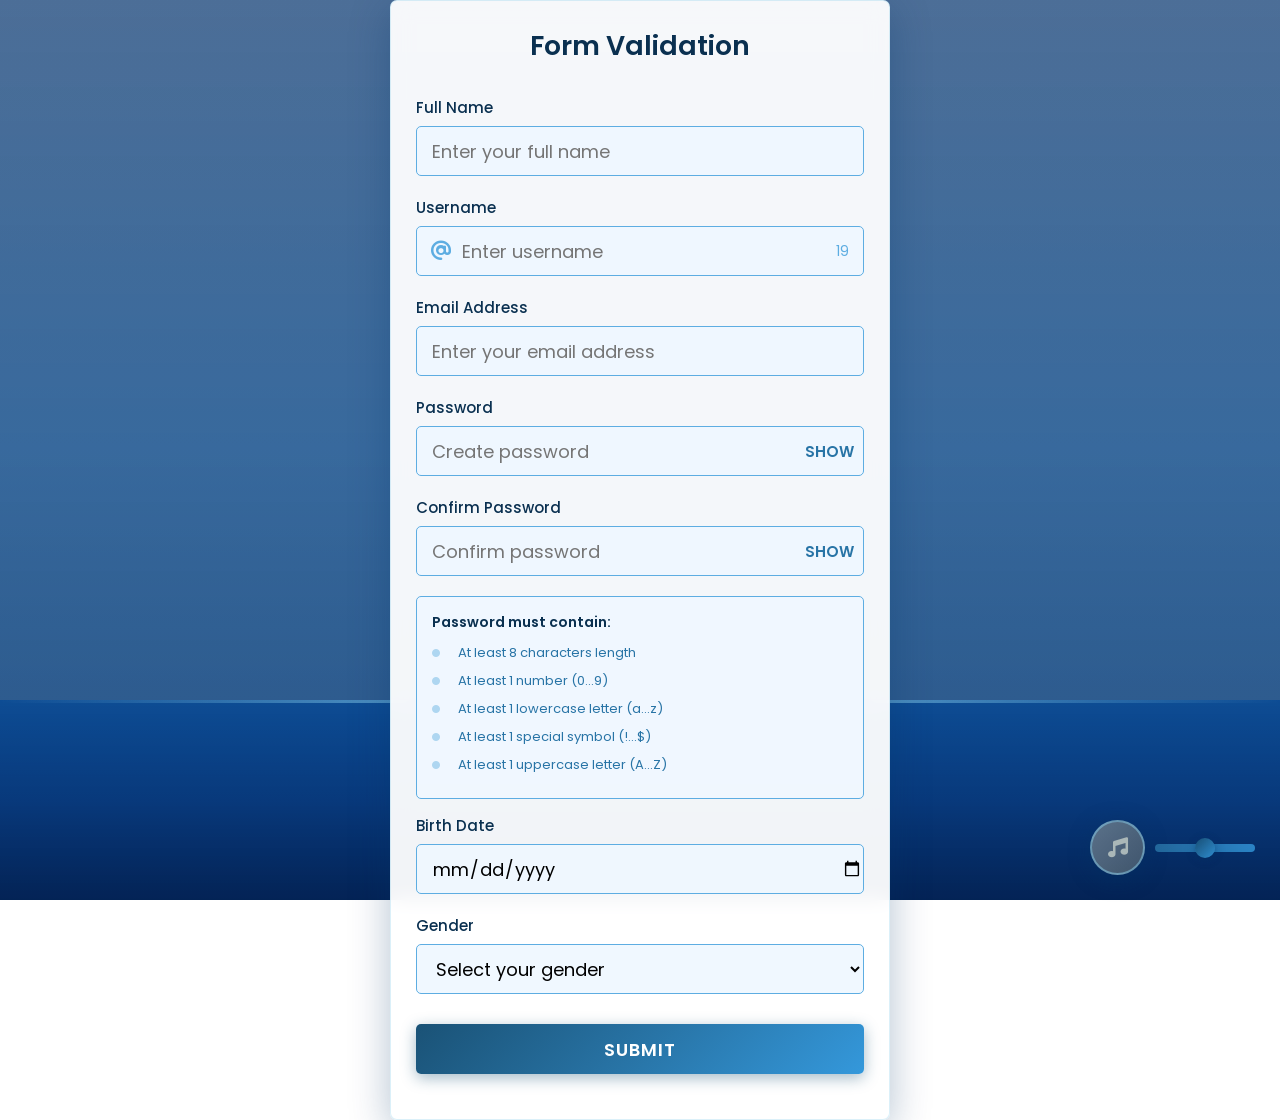
<file: index.html>
<!--index.html  This form includes full name, username, email, password, confirm password, date of birth, and gender fields -->

<!DOCTYPE html>
<html lang="en">
  <head>
    <meta charset="UTF-8">
    <meta name="viewport" content="width=device-width, initial-scale=1.0">
    <title>Form Validation in HTML</title>
    <link rel="stylesheet" href="style.css">
    <!-- Fontawesome CDN Link For Icons -->
    <link rel="stylesheet" href="https://cdnjs.cloudflare.com/ajax/libs/font-awesome/6.2.1/css/all.min.css" />
  </head>
  <body>
    <!-- Solid Water Effect -->
    <div class="water-container">
      <div class="ocean-body"></div>
      <div class="water-surface"></div>
    </div>
    
    <form action="thank-you.html">
      <h2>Form Validation</h2>
      
      <div class="form-group fullname">
        <label for="fullname">Full Name</label>
        <input type="text" id="fullname" placeholder="Enter your full name">
      </div>
      
      <!-- Username Field with Character Limit -->
      <div class="form-group username">
        <label for="username">Username</label>
        <div class="field">
          <input type="text" id="username" placeholder="Enter username" spellcheck="false" maxlength="19" required>
          <i class="fa-solid fa-at"></i>
          <span class="counter">19</span>
        </div>
        <div class="error-text">Username can't be blank</div>
      </div>
      
      <!-- Email Field with Validation Icons -->
      <div class="form-group email">
        <label for="email">Email Address</label>
        <div class="field">
          <input type="text" id="email" placeholder="Enter your email address" class="email" spellcheck="false" autocomplete="off">
          <div class="icons">
            <span class="icon1 fas fa-exclamation"></span>
            <span class="icon2 fas fa-check"></span>
          </div>
        </div>
        <div class="error-text">Please Enter Valid Email Address</div>
      </div>
      
      <!-- Password Field with Strength Indicator and Show/Hide -->
      <div class="form-group password">
        <label for="password">Password</label>
        <div class="field">
          <input type="password" id="password" placeholder="Create password" class="password" spellcheck="false">
          <span class="showBtn">SHOW</span>
        </div>
        <!-- Password Strength Indicator with bars -->
        <div class="indicator">
          <span class="weak"></span>
          <span class="medium"></span>
          <span class="strong"></span>
        </div>
        <div class="text">Your password is too weak</div>
      </div>
      
      <!-- Confirm Password Field -->
      <div class="form-group confirm-password">
        <label for="cPassword">Confirm Password</label>
        <div class="field">
          <input type="password" id="cPassword" placeholder="Confirm password" class="cPassword" spellcheck="false">
          <span class="showBtn">SHOW</span>
        </div>
        <div class="error-text">Password don't match</div>
      </div>
      
      <!-- Password Requirements List -->
      <div class="password-requirements">
        <p>Password must contain:</p>
        <ul class="requirement-list">
          <li>
            <i class="fa-solid fa-circle"></i>
            <span>At least 8 characters length</span>
          </li>
          <li>
            <i class="fa-solid fa-circle"></i>
            <span>At least 1 number (0...9)</span>
          </li>
          <li>
            <i class="fa-solid fa-circle"></i>
            <span>At least 1 lowercase letter (a...z)</span>
          </li>
          <li>
            <i class="fa-solid fa-circle"></i>
            <span>At least 1 special symbol (!...$)</span>
          </li>
          <li>
            <i class="fa-solid fa-circle"></i>
            <span>At least 1 uppercase letter (A...Z)</span>
          </li>
        </ul>
      </div>
      
      <div class="form-group date">
        <label for="date">Birth Date</label>
        <input type="date" id="date" placeholder="Select your date">
      </div>
      
      <div class="form-group gender">
        <label for="gender">Gender</label>
        <select id="gender">
          <option value="" selected disabled>Select your gender</option>
          <option value="Male">Male</option>
          <option value="Female">Female</option>
          <option value="Other">Other</option>
        </select>
      </div>
      
      <div class="form-group submit-btn">
        <button type="submit">Submit</button>
      </div>
    </form>
    
    <!-- Sound Controls -->
    <div class="sound-controls">
      <button class="sound-toggle muted" id="soundToggle" title="Toggle Music">
        <i class="fas fa-music"></i>
      </button>
      <input type="range" class="volume-slider" id="volumeSlider" min="0" max="100" value="50" title="Adjust Volume">
    </div>
    
    <!-- Soothing English Song -->
    <audio id="bgMusic" loop>
      <source src="https://cdn.pixabay.com/download/audio/2022/05/27/audio_1808fbf07a.mp3?filename=lofi-study-112762.mp3" type="audio/mpeg">
    </audio>
    
    <script src="script.js"></script>
    <script>
      // Sound toggle functionality for form page
      // Sound resets to original state (muted) on page refresh
      function setupSound() {
        const soundToggle = document.getElementById('soundToggle');
        const bgMusic = document.getElementById('bgMusic');
        const volumeSlider = document.getElementById('volumeSlider');
        
        // Default state - sound is muted on page load/refresh
        let isMuted = true;
        bgMusic.volume = volumeSlider.value / 100;
        
        soundToggle.addEventListener('click', function() {
          isMuted = !isMuted;
          
          if (isMuted) {
            bgMusic.pause();
            soundToggle.classList.add('muted');
            soundToggle.innerHTML = '<i class="fas fa-music"></i>';
          } else {
            bgMusic.play().catch(e => console.log('Audio play failed:', e));
            soundToggle.classList.remove('muted');
            soundToggle.innerHTML = '<i class="fas fa-pause"></i>';
          }
        });
        
        // Volume slider functionality
        volumeSlider.addEventListener('input', function() {
          bgMusic.volume = this.value / 100;
          if (this.value > 0 && isMuted) {
            isMuted = false;
            soundToggle.classList.remove('muted');
            soundToggle.innerHTML = '<i class="fas fa-pause"></i>';
          }
        });
      }
      
      // Run on page load - resets to original muted state
      setupSound();
    </script>
  </body>
</html>
</file>
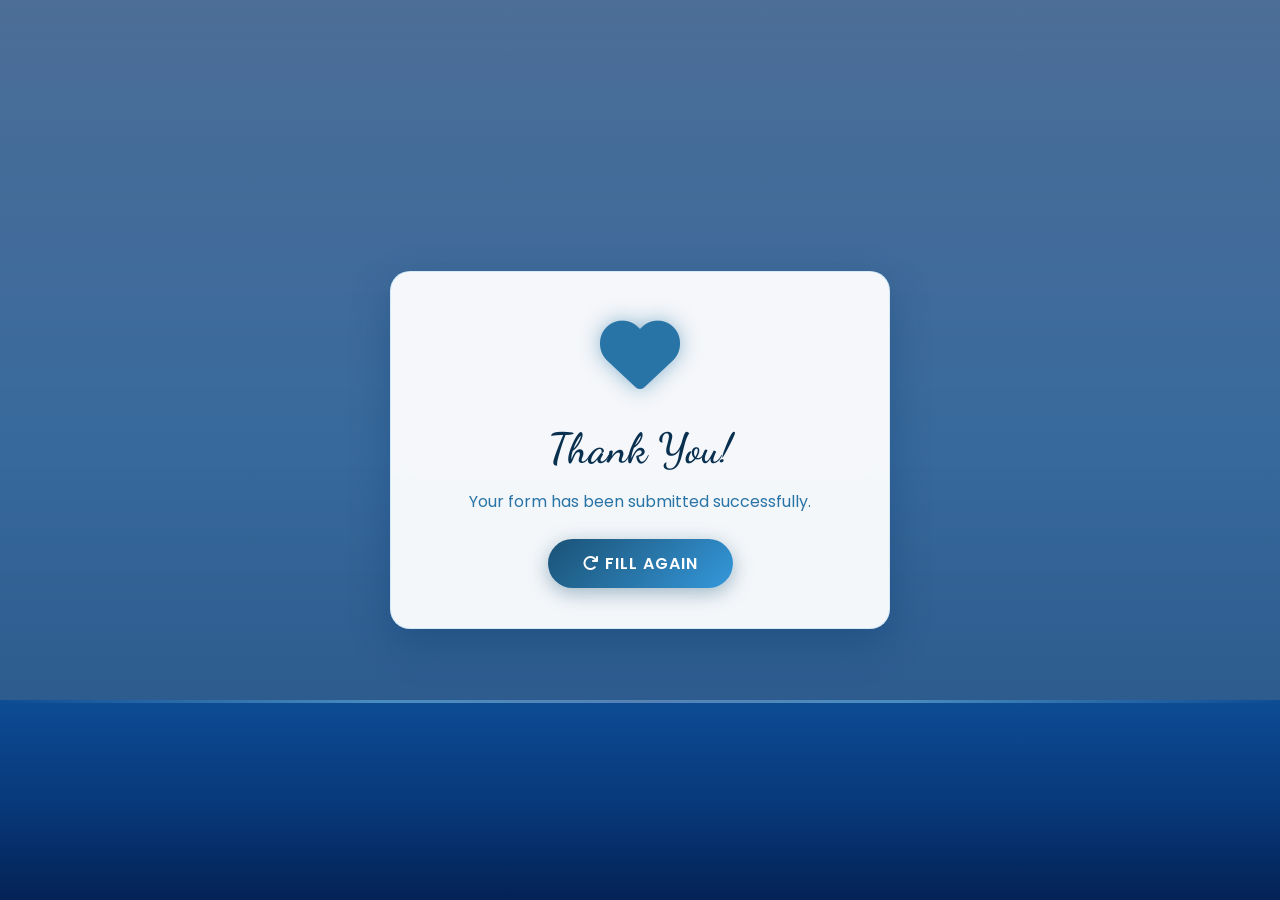
<file: thank-you.html>
<!--When the user fills out the form with valid data, they will be redirected to this HTML page. This page includes a thank you message with solid water effect.-->

<!DOCTYPE html>
<html lang="en">
<head>
    <meta charset="UTF-8">
    <meta name="viewport" content="width=device-width, initial-scale=1.0">
    <title>Thank You</title>
    <link rel="stylesheet" href="https://cdnjs.cloudflare.com/ajax/libs/font-awesome/6.2.1/css/all.min.css">
    <style>
        @import url('https://fonts.googleapis.com/css2?family=Dancing+Script:wght@400;500;600;700&family=Poppins:wght@300;400;500;600&display=swap');
        
        * {
            margin: 0;
            padding: 0;
            box-sizing: border-box;
        }
        
        body {
            min-height: 100vh;
            display: flex;
            align-items: center;
            justify-content: center;
            background: 
                linear-gradient(180deg, rgba(0, 60, 130, 0.5) 0%, rgba(0, 80, 160, 0.6) 50%, rgba(0, 40, 100, 0.7) 100%),
                url('https://images.unsplash.com/photo-1505118380757-91f5f5632de0?ixlib=rb-4.0.3&auto=format&fit=crop&w=1920&q=80');
            background-size: cover;
            background-position: center;
            background-attachment: fixed;
            overflow: hidden;
            position: relative;
        }
        
        body::before {
            content: '';
            position: fixed;
            top: 0;
            left: 0;
            width: 100%;
            height: 100%;
            background: linear-gradient(180deg, rgba(0, 40, 90, 0.4) 0%, rgba(0, 60, 120, 0.5) 100%);
            pointer-events: none;
            z-index: 0;
        }
        
        /* Solid Water Container - No waves */
        .water-container {
            position: fixed;
            bottom: 0;
            left: 0;
            width: 100%;
            height: 200px;
            pointer-events: none;
            z-index: 1;
        }
        
        /* Solid ocean water body */
        .ocean-body {
            position: absolute;
            bottom: 0;
            left: 0;
            width: 100%;
            height: 100%;
            background: linear-gradient(180deg, 
                rgba(0, 70, 150, 0.7) 0%,
                rgba(0, 50, 120, 0.8) 50%,
                rgba(0, 30, 80, 0.9) 100%
            );
        }
        
        /* Subtle water surface line */
        .water-surface {
            position: absolute;
            top: 0;
            left: 0;
            width: 100%;
            height: 3px;
            background: linear-gradient(90deg, 
                transparent 0%,
                rgba(135, 206, 235, 0.5) 30%,
                rgba(255, 255, 255, 0.3) 50%,
                rgba(135, 206, 235, 0.5) 70%,
                transparent 100%
            );
        }
        
        /* Main container */
        .container {
            text-align: center;
            z-index: 10;
            padding: 40px;
            background: rgba(255, 255, 255, 0.95);
            border-radius: 20px;
            box-shadow: 0 15px 40px rgba(0, 50, 100, 0.3);
            max-width: 500px;
            width: 90%;
            backdrop-filter: blur(10px);
            border: 1px solid rgba(135, 206, 235, 0.3);
        }
        
        /* Heart icon */
        .heart-icon {
            font-size: 80px;
            color: #2874a6;
            margin-bottom: 20px;
            text-shadow: 0 0 20px rgba(40, 116, 166, 0.5);
        }
        
        /* Main heading */
        h1 {
            font-family: 'Dancing Script', cursive;
            font-size: 42px;
            color: #0a3050;
            margin-bottom: 15px;
            font-weight: 600;
        }
        
        /* Sub message */
        p {
            font-family: 'Poppins', sans-serif;
            font-size: 16px;
            color: #2874a6;
            line-height: 1.6;
            margin-bottom: 25px;
        }
        
        /* Button */
        .btn {
            display: inline-block;
            padding: 12px 35px;
            background: linear-gradient(135deg, #1a5276 0%, #2874a6 50%, #3498db 100%);
            color: white;
            text-decoration: none;
            border-radius: 50px;
            font-family: 'Poppins', sans-serif;
            font-weight: 600;
            transition: all 0.3s ease;
            box-shadow: 0 5px 20px rgba(26, 82, 118, 0.4);
            text-transform: uppercase;
            letter-spacing: 1px;
        }
        
        .btn:hover {
            transform: translateY(-3px);
            box-shadow: 0 8px 25px rgba(26, 82, 118, 0.6);
        }
    </style>
</head>
<body>
    <!-- Solid Water Effect -->
    <div class="water-container">
        <div class="ocean-body"></div>
        <div class="water-surface"></div>
    </div>
    
    <div class="container">
        <div class="heart-icon">
            <i class="fas fa-heart"></i>
        </div>
        <h1>Thank You!</h1>
        <p>Your form has been submitted successfully.</p>
        <a href="index.html" class="btn">
            <i class="fas fa-redo"></i> Fill Again
        </a>
    </div>
</body>
</html>
</file>
<file: style.css>
@import url('https://fonts.googleapis.com/css2?family=Poppins:wght@400;500;600;700&display=swap');
* {
  margin: 0;
  padding: 0;
  box-sizing: border-box;
  font-family: 'Poppins', sans-serif;
}
body {
  display: flex;
  align-items: center;
  justify-content: center;
  min-height: 100vh;
  background: 
    linear-gradient(180deg, rgba(0, 60, 130, 0.5) 0%, rgba(0, 80, 160, 0.6) 50%, rgba(0, 40, 100, 0.7) 100%),
    url('https://images.unsplash.com/photo-1505118380757-91f5f5632de0?ixlib=rb-4.0.3&auto=format&fit=crop&w=1920&q=80');
  background-size: cover;
  background-position: center;
  background-attachment: fixed;
  position: relative;
  overflow-x: hidden;
}
body::before {
  content: '';
  position: fixed;
  top: 0;
  left: 0;
  width: 100%;
  height: 100%;
  background: linear-gradient(180deg, rgba(0, 40, 90, 0.4) 0%, rgba(0, 60, 120, 0.5) 100%);
  pointer-events: none;
  z-index: -1;
}

/* Solid Water Container - No waves */
.water-container {
  position: fixed;
  bottom: 0;
  left: 0;
  width: 100%;
  height: 200px;
  pointer-events: none;
  z-index: 1;
}

/* Solid ocean water body */
.ocean-body {
  position: absolute;
  bottom: 0;
  left: 0;
  width: 100%;
  height: 100%;
  background: linear-gradient(180deg, 
    rgba(0, 70, 150, 0.7) 0%,
    rgba(0, 50, 120, 0.8) 50%,
    rgba(0, 30, 80, 0.9) 100%
  );
}

/* Subtle water surface line */
.water-surface {
  position: absolute;
  top: 0;
  left: 0;
  width: 100%;
  height: 3px;
  background: linear-gradient(90deg, 
    transparent 0%,
    rgba(135, 206, 235, 0.5) 30%,
    rgba(255, 255, 255, 0.3) 50%,
    rgba(135, 206, 235, 0.5) 70%,
    transparent 100%
  );
}

form {
  padding: 25px;
  background: rgba(255, 255, 255, 0.95);
  max-width: 500px;
  width: 100%;
  border-radius: 7px;
  box-shadow: 0 10px 40px rgba(0, 50, 100, 0.3);
  position: relative;
  z-index: 10;
  backdrop-filter: blur(10px);
  border: 1px solid rgba(135, 206, 235, 0.3);
}
form h2 {
  font-size: 27px;
  text-align: center;
  margin: 0px 0 30px;
  color: #0a3050;
  font-weight: 600;
}
form .form-group {
  width: 100%;
  margin-bottom: 20px;
  position: relative;
}
form label {
  display: block;
  font-size: 15px;
  margin-bottom: 7px;
  color: #0a3050;
  font-weight: 500;
}

/* Shake animation for error */
form .field.shake {
  animation: shake 0.3s ease-in-out;
}
@keyframes shake {
  0%, 100% { margin-left: 0px; }
  20%, 80% { margin-left: -12px; }
  40%, 60% { margin-left: 12px; }
}

/* Field styles */
form .field {
  height: 50px;
  width: 100%;
  display: flex;
  position: relative;
}
form input {
  width: 100%;
  height: 50px;
  border: 1px solid #5dade2;
  padding-left: 15px;
  border-radius: 5px;
  font-size: 18px;
  outline: none;
  transition: all 0.3s;
  background: rgba(240, 248, 255, 0.95);
}
form input:focus {
  border-color: #2874a6;
  box-shadow: inset 0 0 5px rgba(40, 116, 166, 0.3), 0 0 15px rgba(135, 206, 235, 0.3);
}
form select {
  width: 100%;
  height: 50px;
  border: 1px solid #5dade2;
  padding-left: 15px;
  border-radius: 5px;
  font-size: 18px;
  outline: none;
  transition: all 0.3s;
  background: rgba(240, 248, 255, 0.95);
}
form select:focus {
  border-color: #2874a6;
  box-shadow: 0 0 15px rgba(135, 206, 235, 0.3);
}

/* Field icons */
.field .icons {
  position: absolute;
  right: 15px;
  top: 50%;
  transform: translateY(-50%);
}
.field .icons span {
  height: 25px;
  width: 25px;
  border: 2px solid;
  border-radius: 50%;
  line-height: 25px;
  display: none;
}
.field .icons span.icon1 {
  color: #e74c3c;
  border-color: #e74c3c;
}
.field .icons span.icon2 {
  color: #27ae60;
  border-color: #27ae60;
}

/* Email field specific */
form .email input {
  padding-left: 15px;
}

/* Username field */
form .username .field i {
  position: absolute;
  left: 15px;
  top: 50%;
  transform: translateY(-50%);
  font-size: 20px;
  color: #5dade2;
  pointer-events: none;
}
form .username input {
  padding-left: 45px;
  padding-right: 50px;
}
form .username .counter {
  position: absolute;
  right: 15px;
  top: 50%;
  transform: translateY(-50%);
  font-size: 14px;
  color: #5dade2;
  pointer-events: none;
}
form .username input:valid ~ .counter {
  color: #2874a6;
}

/* Password field */
form .password .field .showBtn {
  position: absolute;
  right: 10px;
  top: 50%;
  transform: translateY(-50%);
  font-size: 15px;
  font-weight: 600;
  cursor: pointer;
  display: none;
  user-select: none;
  color: #2874a6;
}
form .password input:valid ~ .showBtn {
  display: block;
}

/* Confirm password field */
form .confirm-password .field .showBtn {
  position: absolute;
  right: 10px;
  top: 50%;
  transform: translateY(-50%);
  font-size: 15px;
  font-weight: 600;
  cursor: pointer;
  display: none;
  user-select: none;
  color: #2874a6;
}
form .confirm-password input:valid ~ .showBtn {
  display: block;
}

/* Password Strength Indicator with bars */
.indicator {
  height: 10px;
  margin: 10px 0;
  display: none;
  align-items: center;
  justify-content: space-between;
}
.indicator.active {
  display: flex;
}
.indicator span {
  position: relative;
  height: 100%;
  width: 100%;
  background: #c8d6e5;
  border-radius: 5px;
}
.indicator span:nth-child(2) {
  margin: 0 3px;
}
.indicator span.active:before {
  position: absolute;
  content: '';
  top: 0;
  left: 0;
  height: 100%;
  width: 100%;
  border-radius: 5px;
}
.indicator span.weak:before {
  background: linear-gradient(90deg, #e74c3c, #c0392b);
}
.indicator span.medium:before {
  background: linear-gradient(90deg, #f39c12, #e67e22);
}
.indicator span.strong:before {
  background: linear-gradient(90deg, #27ae60, #1e8449);
}

/* Password strength text */
.text {
  font-size: 16px;
  font-weight: 500;
  display: none;
  margin-bottom: -10px;
}
.text.weak { color: #e74c3c; }
.text.medium { color: #f39c12; }
.text.strong { color: #27ae60; }

/* Error text */
.error-text {
  position: relative;
  margin: 15px 0 -5px 0;
  background: linear-gradient(135deg, #e74c3c, #c0392b);
  color: #fff;
  font-size: 14px;
  padding: 8px 12px;
  border-radius: 5px;
  user-select: none;
  display: none;
  text-align: left;
}
.error-text:before {
  position: absolute;
  content: '';
  height: 15px;
  width: 15px;
  background: #c0392b;
  right: 20px;
  top: -7px;
  transform: rotate(45deg);
}

/* Password Requirements Styles */
.password-requirements {
  margin-bottom: 15px;
  padding: 15px;
  background: rgba(240, 248, 255, 0.9);
  border-radius: 5px;
  border: 1px solid #5dade2;
}
.password-requirements p {
  font-size: 14px;
  color: #0a3050;
  margin-bottom: 10px;
  font-weight: 600;
}
.requirement-list {
  list-style: none;
}
.requirement-list li {
  font-size: 13px;
  display: flex;
  align-items: center;
  margin-bottom: 8px;
  color: #2874a6;
}
.requirement-list li i {
  width: 18px;
  color: #aed6f1;
  font-size: 0.5rem;
  margin-right: 8px;
  transition: all 0.3s;
}
.requirement-list li.valid i {
  font-size: 12px;
  color: #27ae60;
}
.requirement-list li.valid {
  color: #0a3050;
}

/* Submit button */
.submit-btn {
  margin-top: 30px;
}
.submit-btn button {
  width: 100%;
  height: 50px;
  border: none;
  outline: none;
  border-radius: 5px;
  background: linear-gradient(135deg, #1a5276 0%, #2874a6 50%, #3498db 100%);
  color: #fff;
  font-size: 18px;
  font-weight: 600;
  letter-spacing: 1px;
  cursor: pointer;
  transition: all 0.3s;
  box-shadow: 0 4px 15px rgba(26, 82, 118, 0.4);
  text-transform: uppercase;
}
.submit-btn button:hover {
  background: linear-gradient(135deg, #2874a6 0%, #3498db 50%, #1a5276 100%);
  transform: translateY(-2px);
  box-shadow: 0 8px 25px rgba(26, 82, 118, 0.6);
}

/* Sound Controls Container */
.sound-controls {
  position: fixed;
  bottom: 25px;
  right: 25px;
  z-index: 100;
  display: flex;
  align-items: center;
  gap: 10px;
}

/* Sound Toggle Button */
.sound-toggle {
  width: 55px;
  height: 55px;
  border-radius: 50%;
  border: 2px solid rgba(135, 206, 235, 0.5);
  background: linear-gradient(135deg, rgba(41, 116, 166, 0.9), rgba(26, 82, 118, 0.9));
  color: #87ceeb;
  font-size: 20px;
  cursor: pointer;
  box-shadow: 0 4px 20px rgba(0, 50, 100, 0.5);
  transition: all 0.3s ease;
}
.sound-toggle:hover {
  transform: scale(1.15);
  box-shadow: 0 6px 30px rgba(0, 80, 150, 0.7);
  background: linear-gradient(135deg, rgba(52, 152, 219, 0.9), rgba(41, 116, 166, 0.9));
}
.sound-toggle.muted {
  background: linear-gradient(135deg, rgba(100, 120, 140, 0.9), rgba(70, 90, 110, 0.9));
  color: #aab7b8;
}

/* Volume Slider */
.volume-slider {
  -webkit-appearance: none;
  appearance: none;
  width: 100px;
  height: 8px;
  border-radius: 5px;
  background: linear-gradient(90deg, rgba(41, 116, 166, 0.9), rgba(52, 152, 219, 0.9));
  outline: none;
  opacity: 0.9;
  transition: opacity 0.2s;
}
.volume-slider:hover {
  opacity: 1;
}
.volume-slider::-webkit-slider-thumb {
  -webkit-appearance: none;
  appearance: none;
  width: 20px;
  height: 20px;
  border-radius: 50%;
  background: linear-gradient(135deg, #1a5276 0%, #3498db 100%);
  cursor: pointer;
  box-shadow: 0 2px 10px rgba(0, 50, 100, 0.5);
}
.volume-slider::-moz-range-thumb {
  width: 20px;
  height: 20px;
  border-radius: 50%;
  background: linear-gradient(135deg, #1a5276 0%, #3498db 100%);
  cursor: pointer;
  border: none;
  box-shadow: 0 2px 10px rgba(0, 50, 100, 0.5);
}
</file>
